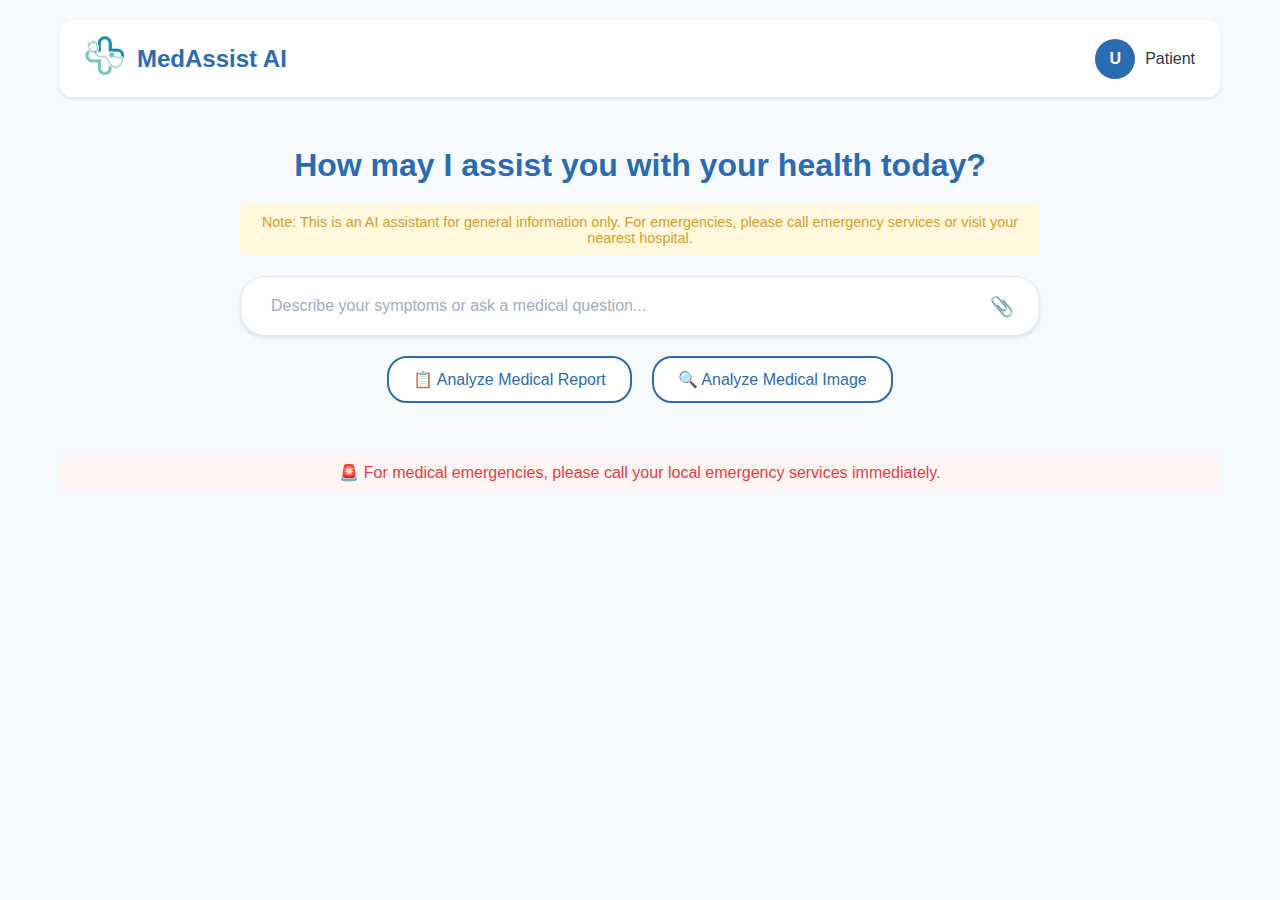
<file: index.html>
<!-- index.html -->
<!DOCTYPE html>
<html lang="en">

<head>
    <meta charset="UTF-8">
    <meta name="viewport" content="width=device-width, initial-scale=1.0">
    <title>Medical Assistant</title>
    <link rel="icon" href="fevicon.png" sizes="48x48" type="image/x-icon">

    <link rel="stylesheet" href="styles.css">
</head>

<body>
    <div class="container">
        <div class="header">
            <div class="logo-section">
                <div class="logo">
                    <img src="fevicon.png" alt="MedAssist Logo" class="logo-image">
                </div>
                <h1>MedAssist AI</h1>
            </div>
            <div class="user-info">
                <div class="user-avatar">U</div>
                <span class="username">Patient</span>
            </div>
        </div>

        <div class="main-content">
            <h2 class="welcome-message">How may I assist you with your health today?</h2>

            <div class="disclaimer">
                Note: This is an AI assistant for general information only.
                For emergencies, please call emergency services or visit your nearest hospital.
            </div>

            <div class="input-container">
                <input type="text" class="message-input"
                    placeholder="Describe your symptoms or ask a medical question...">
                <label for="imageUpload" class="action-button upload-btn">
                    📎
                    <input type="file" id="imageUpload" accept="image/*" style="display: none">
                </label>
            </div>

            <img id="imagePreview">

            <div class="actions">
                <button class="action-button" data-action="summarize" id = "ocrbut">
                    📋 Analyze Medical Report
                </button>
                <button class="action-button" data-action="analyze" id = "scanbut">
                    🔍 Analyze Medical Image
                </button>
            </div>

            <div class="chat-container"></div>
        </div>

        <div class="emergency-banner">
            🚨 For medical emergencies, please call your local emergency services immediately.
        </div>
    </div>
    <script src="script.js"></script>
    
</body>

</html>
</file>
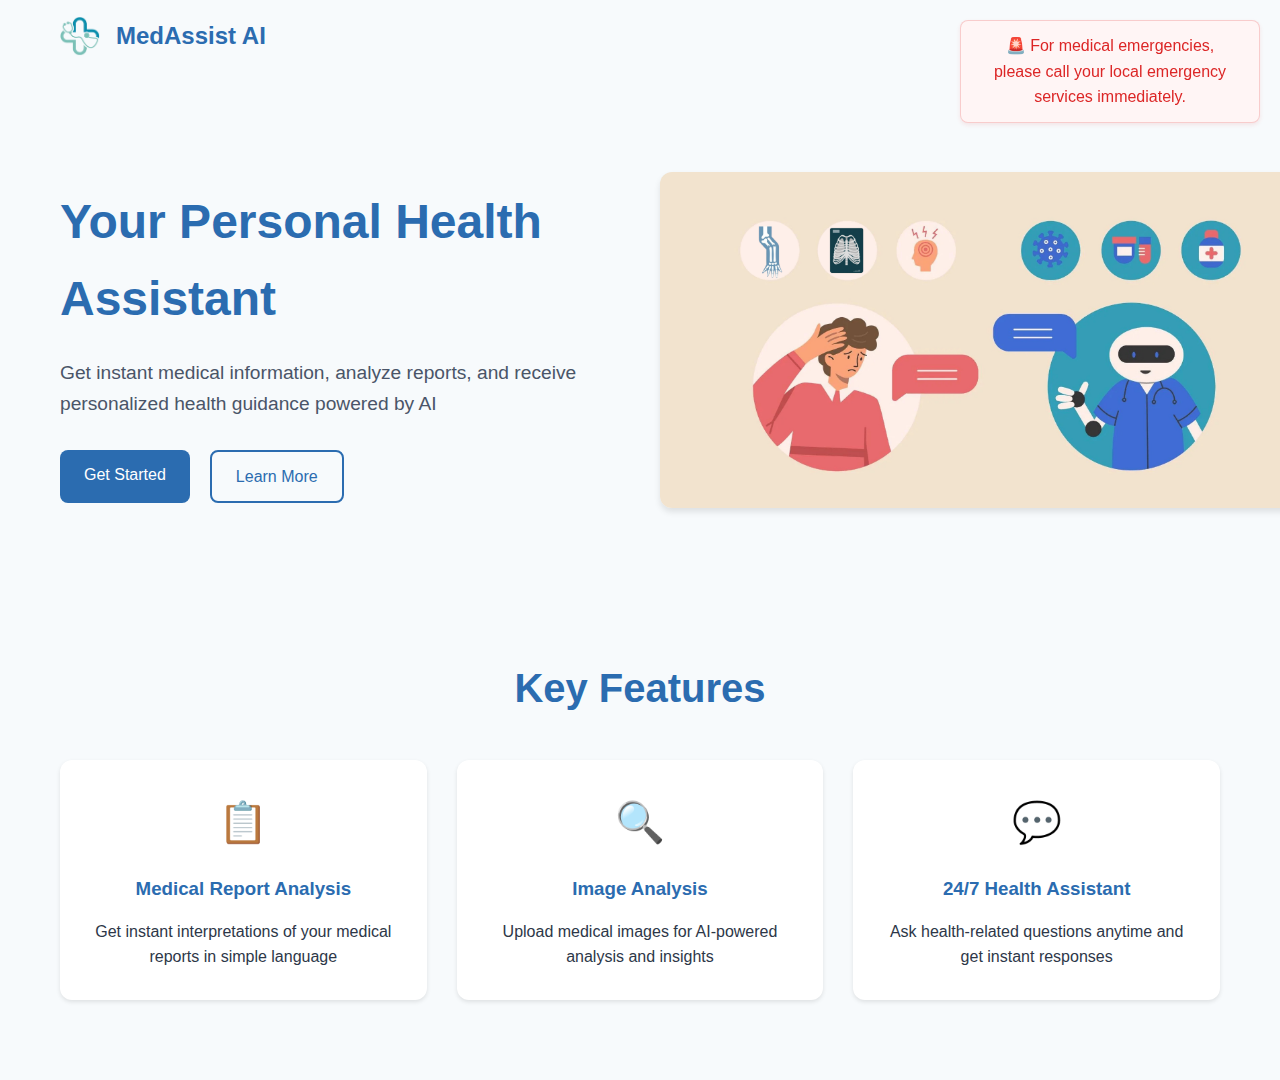
<file: landing page.html>
<!DOCTYPE html>
<html lang="en">
<head>
    <meta charset="UTF-8">
    <meta name="viewport" content="width=device-width, initial-scale=1.0">
    <title>MedAssist AI - Your Healthcare Assistant</title>
    <link rel="icon" href="fevicon.png" sizes="48x48" type="image/x-icon">
    <link rel="stylesheet" href="landing-styles.css">
</head>
<body>
    <div class="container">
        <!-- Added emergency banner -->
        <div class="emergency-banner">
            🚨 For medical emergencies, please call your local emergency services immediately.
        </div>

        <nav class="navbar">
            <div class="logo-section">
                <img src="fevicon.png" alt="MedAssist Logo" class="logo-image">
                <h1>MedAssist AI</h1>
            </div>
        </nav>

        <main class="hero-section">
            <div class="hero-content">
                <h1>Your Personal Health Assistant</h1>
                <p>Get instant medical information, analyze reports, and receive personalized health guidance powered by AI</p>
                <div class="cta-buttons">
                    <a href="login page.html" class="primary-btn">Get Started</a>
                    <a href="#features" class="secondary-btn">Learn More</a>
                </div>
            </div>
            <div class="hero-image">
                <img src="home page image.jpg" alt="Medical AI Assistant">
            </div>
        </main>

        <section id="features" class="features-section">
            <h2>Key Features</h2>
            <div class="features-grid">
                <div class="feature-card">
                    <div class="feature-icon">📋</div>
                    <h3>Medical Report Analysis</h3>
                    <p>Get instant interpretations of your medical reports in simple language</p>
                </div>
                <div class="feature-card">
                    <div class="feature-icon">🔍</div>
                    <h3>Image Analysis</h3>
                    <p>Upload medical images for AI-powered analysis and insights</p>
                </div>
                <div class="feature-card">
                    <div class="feature-icon">💬</div>
                    <h3>24/7 Health Assistant</h3>
                    <p>Ask health-related questions anytime and get instant responses</p>
                </div>
            </div>
        </section>
    </div>
</body>
</html>
</file>
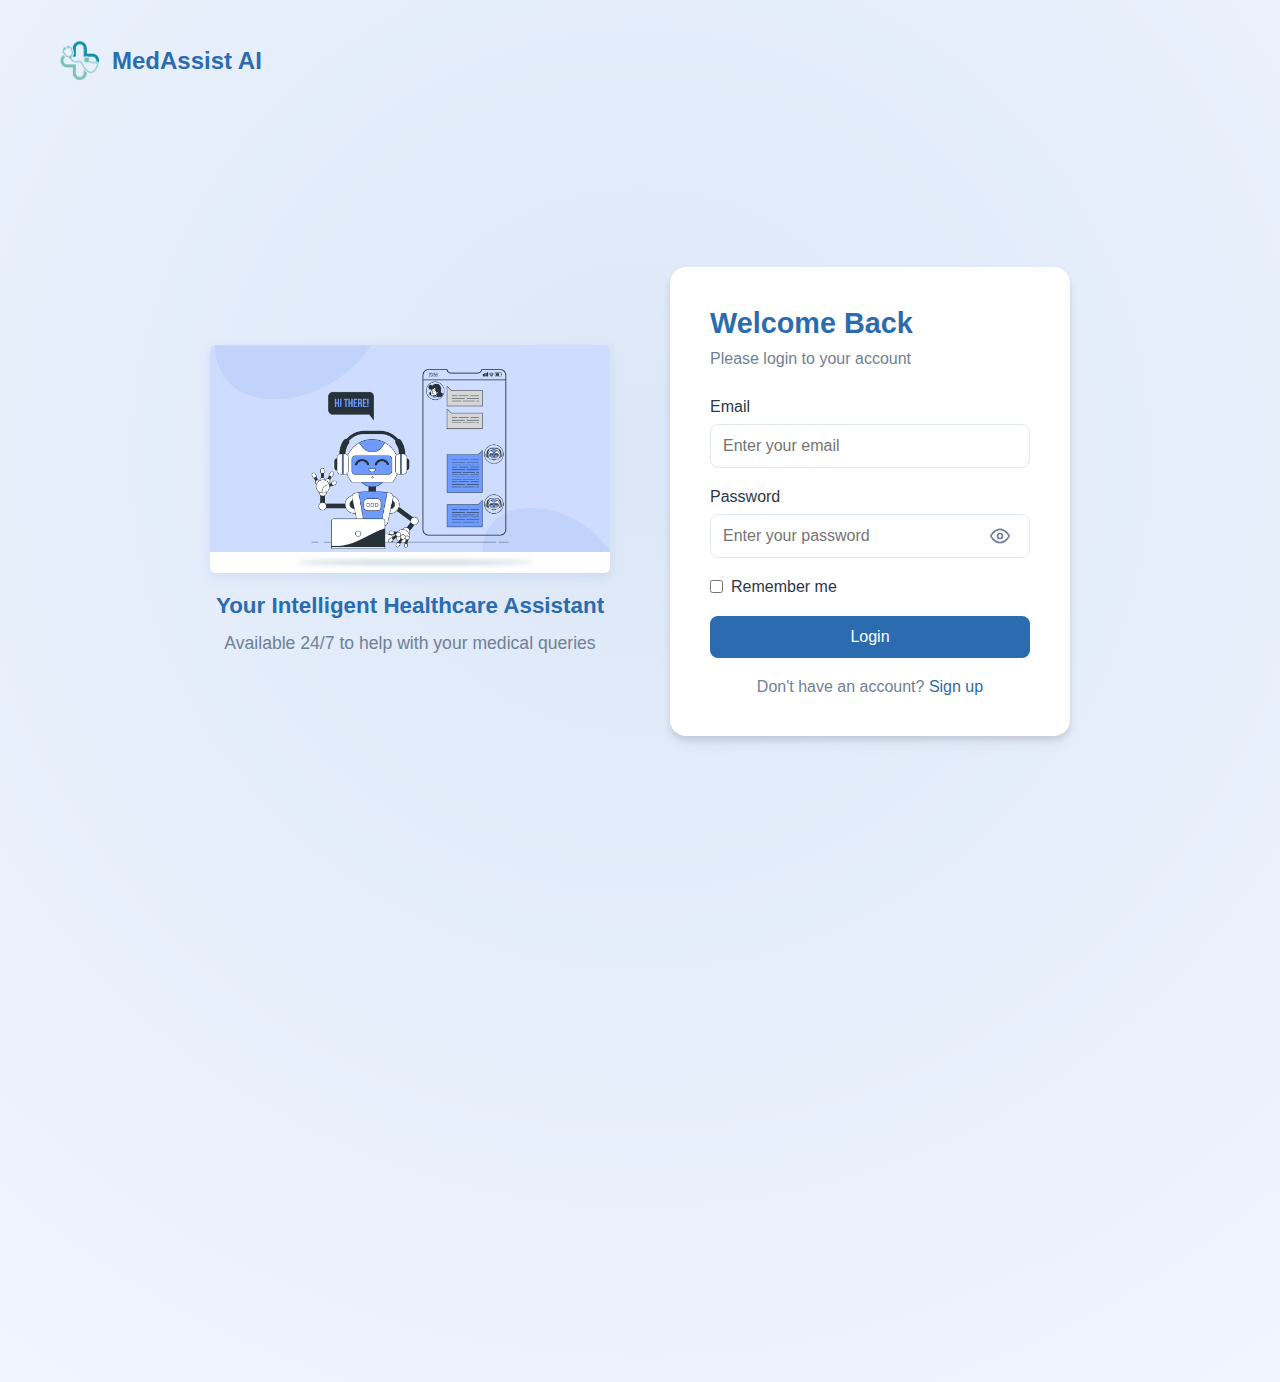
<file: login page.html>
<!DOCTYPE html>
<html lang="en">
<head>
    <meta charset="UTF-8">
    <meta name="viewport" content="width=device-width, initial-scale=1.0">
    <title>MedAssist AI - Login</title>
    <link rel="icon" href="fevicon.png" sizes="48x48" type="image/x-icon">
    <link rel="stylesheet" href="login-styles.css">
</head>
<body>
    <div class="container">
        <nav class="navbar">
            <div class="logo-section">
                <a href="index.html">
                    <img src="fevicon.png" alt="MedAssist Logo" class="logo-image">
                    <h1>MedAssist AI</h1>
                </a>
            </div>
        </nav>

        <main class="login-content">
            <div class="chatbot-section">
                <img src="login pic.png" alt="AI Assistant" class="chatbot-image">
                <p class="welcome-text">Your Intelligent Healthcare Assistant</p>
                <p class="feature-text">Available 24/7 to help with your medical queries</p>
            </div>

            <div class="login-card">
                <h2>Welcome Back</h2>
                <p class="subtitle">Please login to your account</p>
                
                <form class="login-form">
                    <div class="form-group">
                        <label for="email">Email</label>
                        <input type="email" id="email" name="email" placeholder="Enter your email" required>
                    </div>
                    
                    <div class="form-group">
                        <label for="password">Password</label>
                        <div class="password-container">
                            <input type="password" id="password" name="password" placeholder="Enter your password" required>
                            <button type="button" class="toggle-password" aria-label="Toggle password visibility">
                                <svg class="eye-icon" viewBox="0 0 24 24" fill="none" stroke="currentColor" stroke-width="2" stroke-linecap="round" stroke-linejoin="round">
                                    <path d="M1 12s4-8 11-8 11 8 11 8-4 8-11 8-11-8-11-8z"></path>
                                    <circle cx="12" cy="12" r="3"></circle>
                                </svg>
                            </button>
                        </div>
                    </div>
                    
                    <div class="form-options">
                        <label class="remember-me">
                            <input type="checkbox" id="remember" name="remember">
                            Remember me
                        </label>
                    </div>
                    
                    <button type="submit" class="login-button">Login</button>
                </form>
                
                <p class="signup-prompt">
                    Don't have an account? <a href="signup.html" class="signup-link">Sign up</a>
                </p>
            </div>
        </main>
    </div>
    <script src="login page.js"></script>
</body>
</html>
</file>
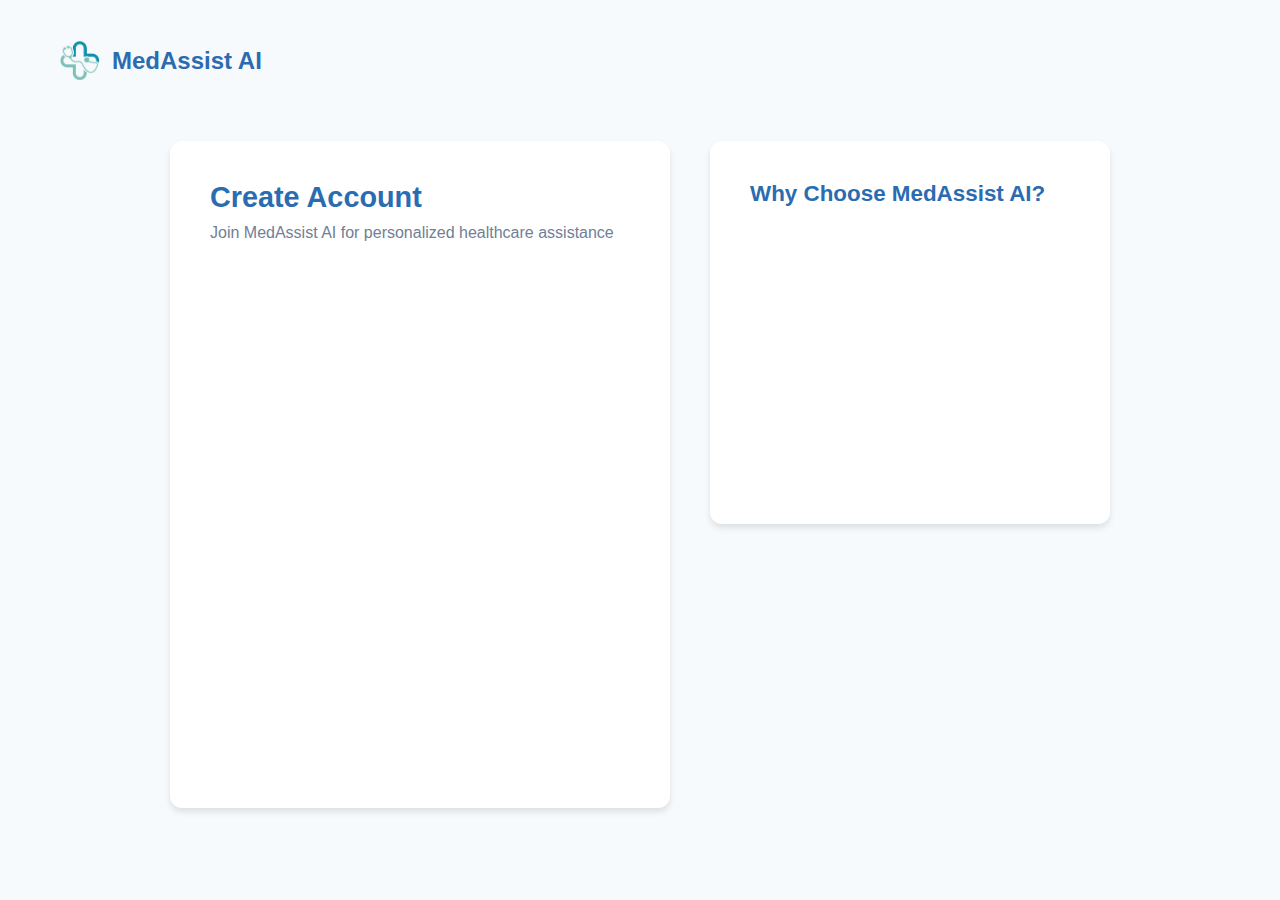
<file: signup.html>
<!DOCTYPE html>
<html lang="en">

<head>
    <meta charset="UTF-8">
    <meta name="viewport" content="width=device-width, initial-scale=1.0">
    <title>MedAssist AI - Sign Up</title>
    <link rel="icon" href="fevicon.png" sizes="48x48" type="image/x-icon">
    <link rel="stylesheet" href="signup-styles.css">
    <link rel="stylesheet" href="transitions.css">
</head>

<body>
    <div class="container fade-in">
        <nav class="navbar slide-down">
            <div class="logo-section">
                <a href="index.html">
                    <img src="fevicon.png" alt="MedAssist Logo" class="logo-image">
                    <h1>MedAssist AI</h1>
                </a>
            </div>
        </nav>

        <main class="signup-content">
            <div class="signup-card slide-in-left">
                <h2>Create Account</h2>
                <p class="subtitle">Join MedAssist AI for personalized healthcare assistance</p>

                <form class="signup-form" action="login page.html">
                    <div class="form-group fade-in-up" style="--delay: 0.2s">
                        <label for="Name">Name</label>
                        <input type="text" id="Name" placeholder="Enter your name" required>
                    </div>

                    <div class="form-group fade-in-up" style="--delay: 0.4s">
                        <label for="email">Email</label>
                        <input type="email" id="email" placeholder="Enter your email" required>
                    </div>

                    <div class="form-group fade-in-up" style="--delay: 0.6s">
                        <label for="password">Password</label>
                        <div class="password-field">
                            <input type="password" id="password" placeholder="Create a password" required>
                            <button type="button" class="password-toggle" onclick="togglePassword('password')">
                                <svg xmlns="http://www.w3.org/2000/svg" width="20" height="20" viewBox="0 0 24 24"
                                    fill="none" stroke="currentColor" stroke-width="2" stroke-linecap="round"
                                    stroke-linejoin="round">
                                    <path d="M1 12s4-8 11-8 11 8 11 8-4 8-11 8-11-8-11-8z"></path>
                                    <circle cx="12" cy="12" r="3"></circle>
                                </svg>
                            </button>
                        </div>
                        <p class="password-hint">Must be at least 8 characters long with numbers and symbols</p>
                    </div>

                    <div class="form-group fade-in-up" style="--delay: 0.8s">
                        <label for="confirmPassword">Confirm Password</label>
                        <div class="password-field">
                            <input type="password" id="confirmPassword" placeholder="Confirm your password" required>
                            <button type="button" class="password-toggle" onclick="togglePassword('confirmPassword')">
                                <svg xmlns="http://www.w3.org/2000/svg" width="20" height="20" viewBox="0 0 24 24"
                                    fill="none" stroke="currentColor" stroke-width="2" stroke-linecap="round"
                                    stroke-linejoin="round">
                                    <path d="M1 12s4-8 11-8 11 8 11 8-4 8-11 8-11-8-11-8z"></path>
                                    <circle cx="12" cy="12" r="3"></circle>
                                </svg>
                            </button>
                        </div>
                    </div>

                    <div class="form-options fade-in-up" style="--delay: 1s">
                        <label class="terms-checkbox">
                            <input type="checkbox" id="terms" required>
                            I agree to the <a href="terms.html" class="terms-link">Terms of Service
                            </a>
                        </label>
                    </div>

                    <button type="submit" class="signup-button fade-in-up" style="--delay: 1.2s">Create Account</button>
                </form>

                <p class="login-prompt fade-in-up" style="--delay: 1.4s">
                    Already have an account? <a href="login page.html" class="login-link">Login</a>
                </p>
            </div>

            <div class="features-sidebar slide-in-right">
                <h3>Why Choose MedAssist AI?</h3>
                <ul class="features-list">
                    <li class="fade-in-up" style="--delay: 0.4s">
                        <span class="feature-icon">🔒</span>
                        <div class="feature-text">
                            <h4>Secure & Private</h4>
                            <p>Your health data is encrypted and protected</p>
                        </div>
                    </li>
                    <li class="fade-in-up" style="--delay: 0.6s">
                        <span class="feature-icon">🤖</span>
                        <div class="feature-text">
                            <h4>AI-Powered Assistance</h4>
                            <p>24/7 access to medical information</p>
                        </div>
                    </li>
                    <li class="fade-in-up" style="--delay: 0.8s">
                        <span class="feature-icon">📊</span>
                        <div class="feature-text">
                            <h4>Smart Analysis</h4>
                            <p>Understand your medical reports easily</p>
                        </div>
                    </li>
                </ul>
            </div>
        </main>
    </div>

    <script>
        function togglePassword(inputId) {
            const input = document.getElementById(inputId);
            const button = input.nextElementSibling;
            const type = input.getAttribute('type') === 'password' ? 'text' : 'password';
            input.setAttribute('type', type);

            const svg = button.querySelector('svg');
            if (type === 'password') {
                svg.innerHTML = '<path d="M1 12s4-8 11-8 11 8 11 8-4 8-11 8-11-8-11-8z"></path><circle cx="12" cy="12" r="3"></circle>';
            } else {
                svg.innerHTML = '<path d="M17.94 17.94A10.07 10.07 0 0 1 12 20c-7 0-11-8-11-8a18.45 18.45 0 0 1 5.06-5.94M9.9 4.24A9.12 9.12 0 0 1 12 4c7 0 11 8 11 8a18.5 18.5 0 0 1-2.16 3.19m-6.72-1.07a3 3 0 1 1-4.24-4.24"></path><line x1="1" y1="1" x2="23" y2="23"></line>';
            }
        }
    </script>
</body>

</html>
</file>
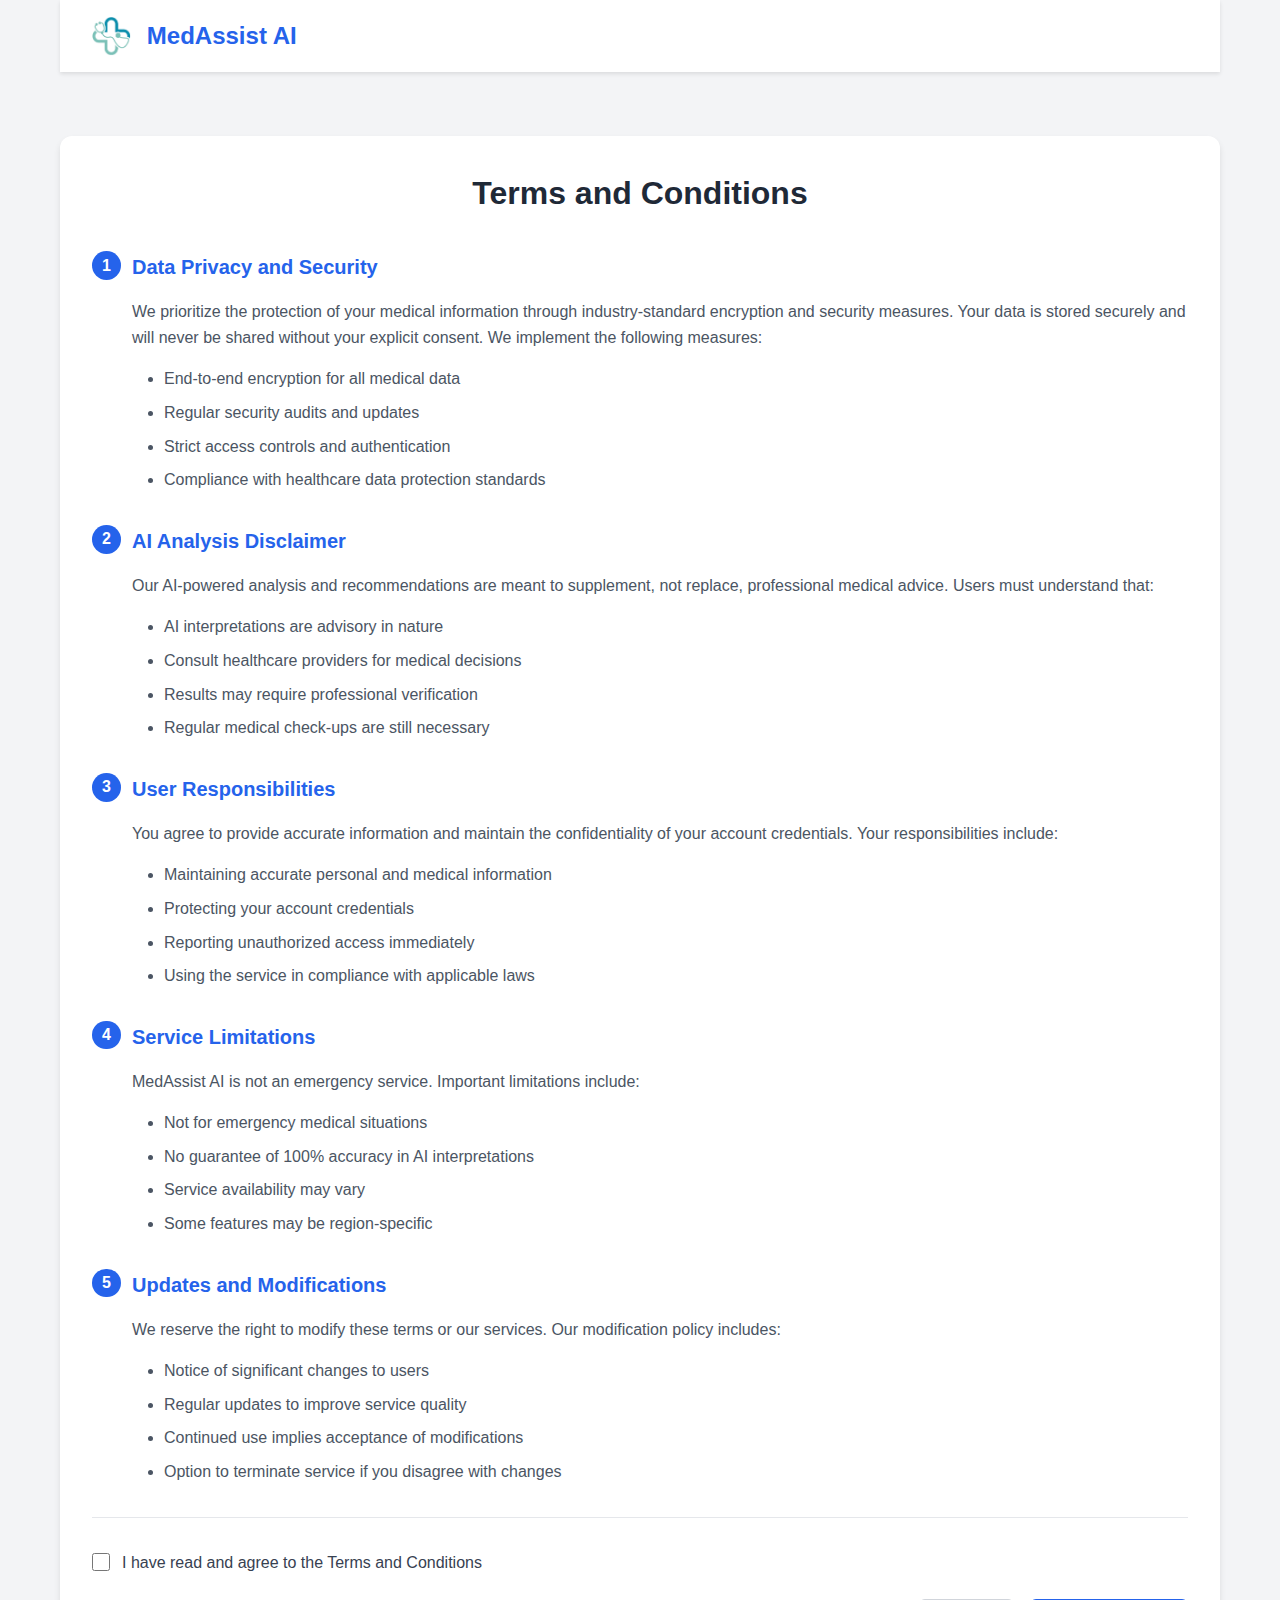
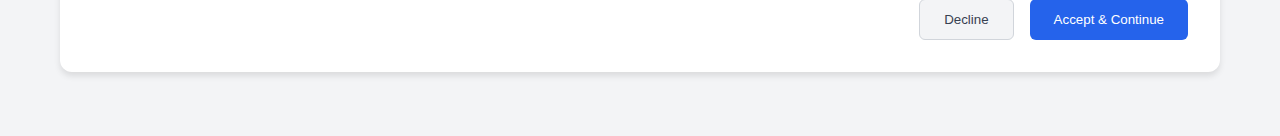
<file: terms.html>
<!DOCTYPE html>
<html lang="en">

<head>
    <meta charset="UTF-8">
    <meta name="viewport" content="width=device-width, initial-scale=1.0">
    <title>Terms and Conditions - MedAssist AI</title>
    <link rel="icon" href="fevicon.png" sizes="48x48" type="image/x-icon">
    <link rel="stylesheet" href="terms-styles.css">
</head>

<body>
    <div class="container">
        <nav class="navbar">
            <div class="logo-section">
                <a href="index.html">
                    <img src="fevicon.png" alt="MedAssist Logo" class="logo-image">
                    <h1>MedAssist AI</h1>
                </a>
            </div>
        </nav>

        <main class="terms-content">
            <div class="terms-card">
                <h2>Terms and Conditions</h2>
                <div class="terms-section">
                    <ol class="terms-list">
                        <li>
                            <h3>Data Privacy and Security</h3>
                            <p>We prioritize the protection of your medical information through industry-standard
                                encryption and security measures. Your data is stored securely and will never be shared
                                without your explicit consent. We implement the following measures:</p>
                            <ul>
                                <li>End-to-end encryption for all medical data</li>
                                <li>Regular security audits and updates</li>
                                <li>Strict access controls and authentication</li>
                                <li>Compliance with healthcare data protection standards</li>
                            </ul>
                        </li>

                        <li>
                            <h3>AI Analysis Disclaimer</h3>
                            <p>Our AI-powered analysis and recommendations are meant to supplement, not replace,
                                professional medical advice. Users must understand that:</p>
                            <ul>
                                <li>AI interpretations are advisory in nature</li>
                                <li>Consult healthcare providers for medical decisions</li>
                                <li>Results may require professional verification</li>
                                <li>Regular medical check-ups are still necessary</li>
                            </ul>
                        </li>

                        <li>
                            <h3>User Responsibilities</h3>
                            <p>You agree to provide accurate information and maintain the confidentiality of your
                                account credentials. Your responsibilities include:</p>
                            <ul>
                                <li>Maintaining accurate personal and medical information</li>
                                <li>Protecting your account credentials</li>
                                <li>Reporting unauthorized access immediately</li>
                                <li>Using the service in compliance with applicable laws</li>
                            </ul>
                        </li>

                        <li>
                            <h3>Service Limitations</h3>
                            <p>MedAssist AI is not an emergency service. Important limitations include:</p>
                            <ul>
                                <li>Not for emergency medical situations</li>
                                <li>No guarantee of 100% accuracy in AI interpretations</li>
                                <li>Service availability may vary</li>
                                <li>Some features may be region-specific</li>
                            </ul>
                        </li>

                        <li>
                            <h3>Updates and Modifications</h3>
                            <p>We reserve the right to modify these terms or our services. Our modification policy
                                includes:</p>
                            <ul>
                                <li>Notice of significant changes to users</li>
                                <li>Regular updates to improve service quality</li>
                                <li>Continued use implies acceptance of modifications</li>
                                <li>Option to terminate service if you disagree with changes</li>
                            </ul>
                        </li>
                    </ol>
                </div>

                <div class="terms-acceptance">
                    <label class="checkbox-container">
                        <input type="checkbox" id="acceptTerms">
                        <span class="checkmark"></span>
                        I have read and agree to the Terms and Conditions
                    </label>
                    <div class="button-group">
                        <button class="decline-button" onclick="declineTerms()">Decline</button>
                        <button class="accept-button" onclick="acceptTerms()">Accept & Continue</button>
                    </div>
                </div>
            </div>
        </main>
    </div>
    <script src="terms-script.js"></script>
</body>

</html>
</file>
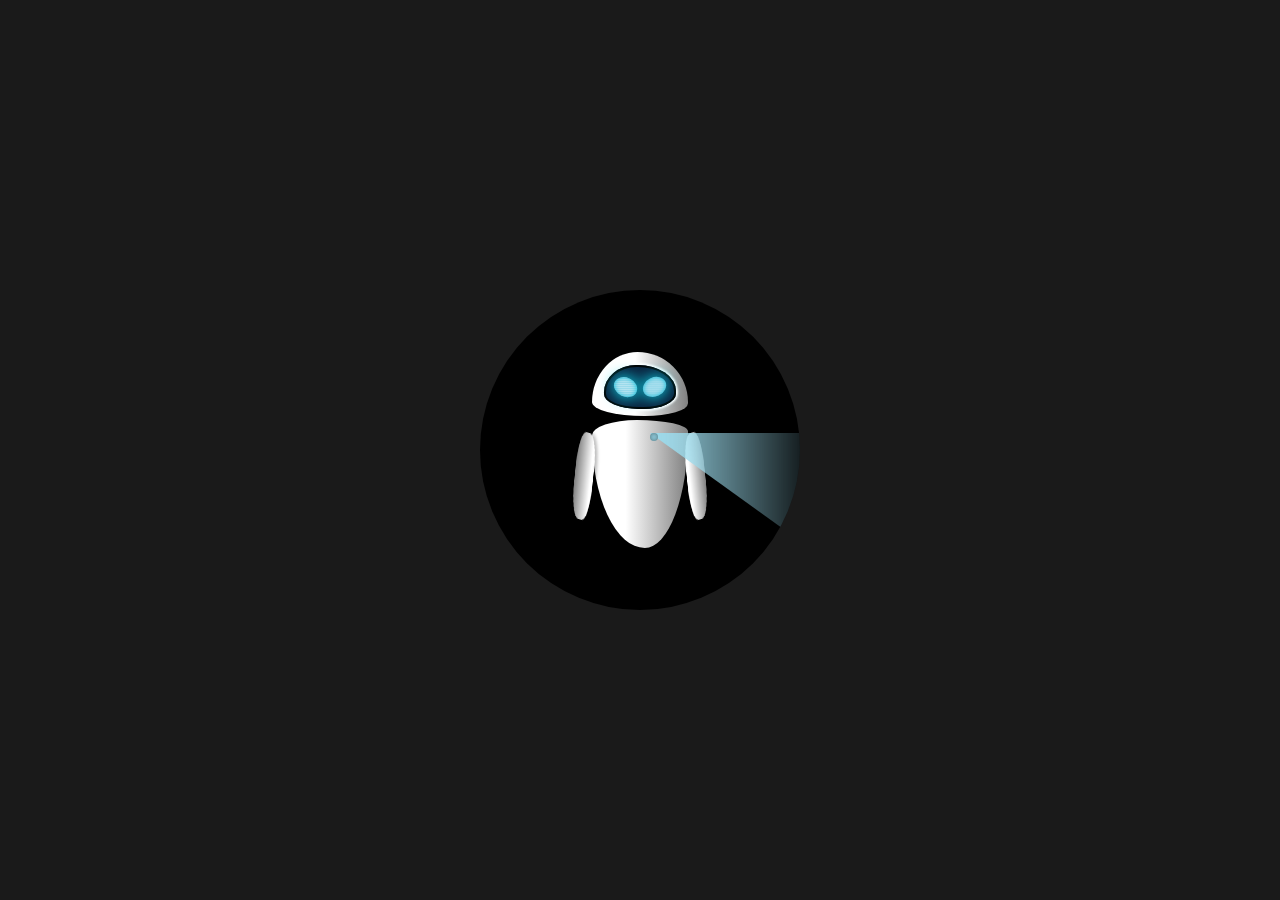
<file: thinking.html>
<!DOCTYPE html>
<html lang="en">
<head>
    <meta charset="UTF-8">
    <meta name="viewport" content="width=device-width, initial-scale=1.0">
    <title>EVA Robot Loader</title>
    <style>
        body {
            margin: 0;
            min-height: 100vh;
            display: flex;
            justify-content: center;
            align-items: center;
            background: #1a1a1a;
        }

        .loader {
            display: flex;
            justify-content: center;
            align-items: center;
        }

        .modelViewPort {
            perspective: 1000px;
            width: 20rem;
            aspect-ratio: 1;
            border-radius: 50%;
            display: flex;
            justify-content: center;
            align-items: center;
            background: #000;
            overflow: hidden;
        }

        .eva {
            --EVA-ROTATION-DURATION: 4s;
            transform-style: preserve-3d;
            animation: rotateRight var(--EVA-ROTATION-DURATION) linear infinite alternate;
        }

        .head {
            position: relative;
            width: 6rem;
            height: 4rem;
            border-radius: 48% 53% 45% 55% / 79% 79% 20% 22%;
            background: linear-gradient(to right, white 45%, gray);
        }

        .eyeChamber {
            width: 4.5rem;
            height: 2.75rem;
            position: relative;
            left: 50%;
            top: 55%;
            border-radius: 45% 53% 45% 48% / 62% 59% 35% 34%;
            background-color: #0c203c;
            box-shadow: 0px 0px 2px 2px white, inset 0px 0px 0px 2px black;
            transform: translate(-50%, -50%);
            animation: moveRight var(--EVA-ROTATION-DURATION) linear infinite alternate;
        }

        .eye {
            width: 1.2rem;
            height: 1.5rem;
            position: absolute;
            border-radius: 50%;
        }

        .eye:first-child {
            left: 12px;
            top: 50%;
            background: repeating-linear-gradient(65deg, #9bdaeb 0px, #9bdaeb 1px, white 2px);
            box-shadow: inset 0px 0px 5px #04b8d5, 0px 0px 15px 1px #0bdaeb;
            transform: translate(0, -50%) rotate(-65deg);
        }

        .eye:nth-child(2) {
            right: 12px;
            top: 50%;
            background: repeating-linear-gradient(-65deg, #9bdaeb 0px, #9bdaeb 1px, white 2px);
            box-shadow: inset 0px 0px 5px #04b8d5, 0px 0px 15px 1px #0bdaeb;
            transform: translate(0, -50%) rotate(65deg);
        }

        .body {
            width: 6rem;
            height: 8rem;
            position: relative;
            margin-block-start: 0.25rem;
            border-radius: 47% 53% 45% 55% / 12% 9% 90% 88%;
            background: linear-gradient(to right, white 35%, gray);
        }

        .hand {
            position: absolute;
            left: -1.5rem;
            top: 0.75rem;
            width: 2rem;
            height: 5.5rem;
            border-radius: 40%;
            background: linear-gradient(to left, white 15%, gray);
            box-shadow: 5px 0px 5px rgba(0, 0, 0, 0.25);
            transform: rotateY(55deg) rotateZ(10deg);
        }

        .hand:first-child {
            animation: compensateRotation var(--EVA-ROTATION-DURATION) linear infinite alternate;
        }

        .hand:nth-child(2) {
            left: 92%;
            background: linear-gradient(to right, white 15%, gray);
            transform: rotateY(55deg) rotateZ(-10deg);
            animation: compensateRotationRight var(--EVA-ROTATION-DURATION) linear infinite alternate;
        }

        .scannerThing {
            width: 0;
            height: 0;
            position: absolute;
            left: 60%;
            top: 10%;
            border-top: 180px solid #9bdaeb;
            border-left: 250px solid transparent;
            border-right: 250px solid transparent;
            transform-origin: top left;
            mask: linear-gradient(to right, white, transparent 35%);
            animation: glow 2s cubic-bezier(0.86, 0, 0.07, 1) infinite;
        }

        .scannerOrigin {
            position: absolute;
            width: 8px;
            aspect-ratio: 1;
            border-radius: 50%;
            left: 60%;
            top: 10%;
            background: #9bdaeb;
            box-shadow: inset 0px 0px 5px rgba(0, 0, 0, 0.5);
            animation: moveRight var(--EVA-ROTATION-DURATION) linear infinite;
        }

        @keyframes rotateRight {
            from {
                transform: rotateY(0deg);
            }
            to {
                transform: rotateY(25deg);
            }
        }

        @keyframes moveRight {
            from {
                transform: translate(-50%, -50%);
            }
            to {
                transform: translate(-40%, -50%);
            }
        }

        @keyframes compensateRotation {
            from {
                transform: rotateY(55deg) rotateZ(10deg);
            }
            to {
                transform: rotatey(30deg) rotateZ(10deg);
            }
        }

        @keyframes compensateRotationRight {
            from {
                transform: rotateY(55deg) rotateZ(-10deg);
            }
            to {
                transform: rotateY(70deg) rotateZ(-10deg);
            }
        }

        @keyframes glow {
            from {
                opacity: 0;
            }
            20% {
                opacity: 1;
            }
            45% {
                transform: rotate(-25deg);
            }
            75% {
                transform: rotate(5deg);
            }
            100% {
                opacity: 0;
            }
        }
    </style>
</head>
<body>
    <div class="loader">
        <div class="modelViewPort">
            <div class="eva">
                <div class="head">
                    <div class="eyeChamber">
                        <div class="eye"></div>
                        <div class="eye"></div>
                    </div>
                </div>
                <div class="body">
                    <div class="hand"></div>
                    <div class="hand"></div>
                    <div class="scannerThing"></div>
                    <div class="scannerOrigin"></div>
                </div>
            </div>
        </div>
    </div>
</body>
</html>
</file>
<file: styles.css>
/* styles.css */
:root {
    --primary-color: #2b6cb0;
    --primary-dark: #1e4e8c;
    --secondary-color: #e2e8f0;
    --background-color: #f7fafc;
    --text-color: #2d3748;
    --error-color: #e53e3e;
    --success-color: #38a169;
    --warning-color: #d69e2e;
}

* {
    margin: 0;
    padding: 0;
    box-sizing: border-box;
    font-family: -apple-system, BlinkMacSystemFont, 'Segoe UI', Roboto, Oxygen, Ubuntu, Cantarell, sans-serif;
}

body {
    background-color: var(--background-color);
    color: var(--text-color);
    min-height: 100vh;
}

.container {
    max-width: 1200px;
    margin: 0 auto;
    padding: 20px;
}

.header {
    display: flex;
    justify-content: space-between;
    align-items: center;
    padding: 15px 25px;
    background-color: white;
    border-radius: 12px;
    margin-bottom: 20px;
    box-shadow: 0 2px 4px rgba(0, 0, 0, 0.1);
}

.logo-section {
    display: flex;
    align-items: center;
    gap: 12px;
}
.logo img {
    width: 40px;  
    height: auto;
}

.logo {
    font-size: 24px;
}

.logo-section h1 {
    color: var(--primary-color);
    font-size: 1.5rem;
}

.user-info {
    display: flex;
    align-items: center;
    gap: 10px;
}

.user-avatar {
    width: 40px;
    height: 40px;
    background-color: var(--primary-color);
    border-radius: 50%;
    display: flex;
    align-items: center;
    justify-content: center;
    color: white;
    font-weight: bold;
}

.main-content {
    text-align: center;
    padding: 30px 0;
}

.welcome-message {
    font-size: 2rem;
    margin-bottom: 20px;
    color: var(--primary-color);
}

.disclaimer {
    color: var(--warning-color);
    background-color: #fff8dc;
    padding: 10px;
    border-radius: 8px;
    margin: 20px auto;
    max-width: 800px;
    font-size: 0.9rem;
}

.input-container {
    background-color: white;
    border-radius: 25px;
    padding: 10px 20px;
    display: flex;
    align-items: center;
    max-width: 800px;
    margin: 0 auto;
    box-shadow: 0 2px 4px rgba(0, 0, 0, 0.1);
    border: 1px solid var(--secondary-color);
}

.message-input {
    flex-grow: 1;
    background: none;
    border: none;
    color: var(--text-color);
    padding: 10px;
    font-size: 1rem;
    outline: none;
}

.message-input::placeholder {
    color: #a0aec0;
}

.actions {
    display: flex;
    gap: 20px;
    justify-content: center;
    margin-top: 20px;
}

.action-button {
    background-color: white;
    color: var(--primary-color);
    border: 2px solid var(--primary-color);
    padding: 12px 24px;
    border-radius: 20px;
    cursor: pointer;
    display: flex;
    align-items: center;
    gap: 8px;
    transition: all 0.3s ease;
    font-size: 1rem;
    font-weight: 500;
}

.action-button:hover {
    background-color: var(--primary-color);
    color: white;
}

.action-button.active {
    background-color: var(--primary-color);
    color: white;
}

.upload-btn {
    background: none;
    border: none;
    color: var(--primary-color);
    padding: 5px;
    font-size: 1.2rem;
}

.upload-btn:hover {
    color: var(--primary-dark);
}

#imagePreview {
    max-width: 300px;
    margin: 20px auto;
    display: none;
    border-radius: 10px;
    box-shadow: 0 2px 4px rgba(0, 0, 0, 0.1);
}

.chat-container {
    max-height: 500px;
    overflow-y: auto;
    margin: 20px auto;
    padding: 20px;
    background-color: white;
    border-radius: 12px;
    display: none;
    max-width: 800px;
    text-align: left;
    box-shadow: 0 2px 4px rgba(0, 0, 0, 0.1);
}

.message {
    margin: 10px 0;
    padding: 12px;
    border-radius: 12px;
    max-width: 80%;
    word-wrap: break-word;
}

.user-message {
    background-color: var(--primary-color);
    color: white;
    margin-left: auto;
}

.system-message {
    background-color: var(--secondary-color);
    margin-right: auto;
}

.emergency-banner {
    background-color: #fff5f5;
    color: var(--error-color);
    padding: 10px;
    text-align: center;
    border-radius: 8px;
    margin-top: 20px;
    font-weight: 500;
}

@media (max-width: 768px) {
    .container {
        padding: 10px;
    }

    .welcome-message {
        font-size: 1.5rem;
    }

    .actions {
        flex-direction: column;
        align-items: center;
        gap: 10px;
    }

    .action-button {
        width: 90%;
    }

    .logo-section h1 {
        font-size: 1.2rem;
    }
}

    .message-attachment {
        margin-top: 8px;
    }
    
    .attachment-box {
        display: inline-flex;
        align-items: center;
        padding: 8px 12px;
        background-color: #f8f9fa;
        border: 1px solid #dee2e6;
        border-radius: 4px;
        box-shadow: 0 1px 3px rgba(0,0,0,0.1);
        cursor: pointer;
        transition: all 0.2s ease;
        max-width: 300px;
        overflow: hidden;
    }
    
    .attachment-box:hover {
        background-color: #e9ecef;
        box-shadow: 0 2px 4px rgba(0,0,0,0.15);
    }
    
    .file-icon {
        margin-right: 8px;
        font-size: 16px;
    }
    
    .filename {
        font-size: 14px;
        color: #495057;
        text-overflow: ellipsis;
        overflow: hidden;
        white-space: nowrap;
    }
</file>
<file: landing-styles.css>
/* landing-styles.css */
:root {
    --primary-color: #2b6cb0;
    --primary-dark: #1e4e8c;
    --secondary-color: #e2e8f0;
    --background-color: #f7fafc;
    --text-color: #2d3748;
    --error-color: #e53e3e;
    --success-color: #38a169;
    --warning-color: #d69e2e;
}

* {
    margin: 0;
    padding: 0;
    box-sizing: border-box;
    font-family: -apple-system, BlinkMacSystemFont, 'Segoe UI', Roboto, Oxygen, Ubuntu, Cantarell, sans-serif;
}

body {
    background-color: var(--background-color);
    color: var(--text-color);
    line-height: 1.6;
}

.container {
    max-width: 1200px;
    margin: 0 auto;
    padding: 0 20px;
}

.navbar {
    display: flex;
    justify-content: space-between;
    align-items: center;
    padding: 20px 0;
    margin-bottom: 40px;
}

.logo-section {
    display: flex;
    align-items: center;
    gap: 12px;
}

.logo-image {
    width: 40px;
    height: auto;
}

.logo-section h1 {
    color: var(--primary-color);
    font-size: 1.5rem;
}

.nav-buttons {
    display: flex;
    gap: 20px;
}

.login-btn, .signup-btn {
    padding: 10px 20px;
    border-radius: 8px;
    text-decoration: none;
    font-weight: 500;
    transition: all 0.3s ease;
}

.login-btn {
    color: var(--primary-color);
    border: 2px solid var(--primary-color);
}

.signup-btn {
    background-color: var(--primary-color);
    color: white;
    border: 2px solid var(--primary-color);
}

.login-btn:hover, .signup-btn:hover {
    background-color: var(--primary-dark);
    border-color: var(--primary-dark);
    color: white;
}

.hero-section {
    display: flex;
    align-items: center;
    gap: 40px;
    padding: 60px 0;
}

.hero-content {
    flex: 1;
}

.hero-content h1 {
    font-size: 3rem;
    color: var(--primary-color);
    margin-bottom: 20px;
}

.hero-content p {
    font-size: 1.2rem;
    margin-bottom: 30px;
    color: #4a5568;
}

.hero-image {
    flex: 1;
}

.hero-image img {
    width: 120%;
    height: 120%;
    border-radius: 12px;
    box-shadow: 0 4px 6px rgba(0, 0, 0, 0.1);
}

.cta-buttons {
    display: flex;
    gap: 20px;
}

.primary-btn, .secondary-btn {
    padding: 12px 24px;
    border-radius: 8px;
    text-decoration: none;
    font-weight: 500;
    transition: all 0.3s ease;
}

.primary-btn {
    background-color: var(--primary-color);
    color: white;
}

.secondary-btn {
    border: 2px solid var(--primary-color);
    color: var(--primary-color);
}

.primary-btn:hover, .secondary-btn:hover {
    background-color: var(--primary-dark);
    border-color: var(--primary-dark);
    color: white;
}

.features-section {
    padding: 80px 0;
    text-align: center;
}

.features-section h2 {
    font-size: 2.5rem;
    color: var(--primary-color);
    margin-bottom: 40px;
}

.features-grid {
    display: grid;
    grid-template-columns: repeat(auto-fit, minmax(280px, 1fr));
    gap: 30px;
    margin-top: 40px;
}

.feature-card {
    background-color: white;
    padding: 30px;
    border-radius: 12px;
    box-shadow: 0 2px 4px rgba(0, 0, 0, 0.1);
    transition: transform 0.3s ease;
}

.feature-card:hover {
    transform: translateY(-5px);
}

.feature-icon {
    font-size: 2.5rem;
    margin-bottom: 20px;
}

.feature-card h3 {
    color: var(--primary-color);
    margin-bottom: 15px;
}

@media (max-width: 768px) {
    .hero-section {
        flex-direction: column;
        text-align: center;
        padding: 40px 0;
    }

    .hero-content h1 {
        font-size: 2.5rem;
    }

    .cta-buttons {
        justify-content: center;
    }

    .features-grid {
        grid-template-columns: 1fr;
    }
}
:root {
    --error-color: #dc2626;
}

/* Container positioning */
.container {
    position: relative;
    max-width: 1200px;
    margin: 0 auto;
    padding: 0 20px;
}

/* Emergency Banner Styles */
.emergency-banner {
    position: fixed;
    top: 20px;
    right: 20px;
    background-color: #fff5f5;
    color: var(--error-color);
    padding: 12px 20px;
    text-align: center;
    border-radius: 8px;
    font-weight: 500;
    box-shadow: 0 2px 4px rgba(220, 38, 38, 0.1);
    z-index: 1000;
    max-width: 300px;
    animation: slideIn 0.5s ease-out;
    border: 1px solid rgba(220, 38, 38, 0.2);
}

@keyframes slideIn {
    from {
        transform: translateX(100%);
        opacity: 0;
    }
    to {
        transform: translateX(0);
        opacity: 1;
    }
}

/* Rest of your existing CSS */
.navbar {
    padding: 1rem 0;
}

.logo-section {
    display: flex;
    align-items: center;
    gap: 1rem;
}

.logo-image {
    width: 40px;
    height: 40px;
}

/* Responsive design for emergency banner */
@media (max-width: 768px) {
    .emergency-banner {
        top: 10px;
        right: 10px;
        left: 10px;
        max-width: none;
    }
}

/* Add your other existing CSS styles here */
</file>
<file: login-styles.css>
/* login-styles.css */
:root {
    --primary-color: #2b6cb0;
    --primary-dark: #1e4e8c;
    --secondary-color: #e2e8f0;
    --background-color: #f0f5ff;
    --text-color: #2d3748;
    --icon-color: #718096;
}

/* Reset styles */
* {
    margin: 0;
    padding: 0;
    box-sizing: border-box;
    font-family: -apple-system, BlinkMacSystemFont, 'Segoe UI', Roboto, Oxygen, Ubuntu, Cantarell, sans-serif;
}

body {
    background-color: var(--background-color);
    color: var(--text-color);
    min-height: 100vh;
    position: relative;
    overflow-x: hidden;
}

/* Background decoration */
body::before {
    content: '';
    position: absolute;
    top: -50%;
    left: -50%;
    width: 200%;
    height: 200%;
    background: radial-gradient(circle, rgba(43,108,176,0.1) 0%, rgba(247,250,252,0) 70%);
    z-index: -1;
    animation: pulse 8s ease-in-out infinite;
}

@keyframes pulse {
    0%, 100% { transform: scale(1); }
    50% { transform: scale(1.05); }
}

/* Container and layout */
.container {
    max-width: 1200px;
    margin: 0 auto;
    padding: 20px;
}

/* Navigation styles */
.navbar {
    display: flex;
    justify-content: space-between;
    align-items: center;
    padding: 20px 0;
}

.logo-section {
    display: flex;
    align-items: center;
}

.logo-section a {
    display: flex;
    align-items: center;
    gap: 12px;
    text-decoration: none;
}

.logo-image {
    width: 40px;
    height: auto;
}

.logo-section h1 {
    color: var(--primary-color);
    font-size: 1.5rem;
    font-weight: 600;
}

/* Login content styles */
.login-content {
    display: flex;
    justify-content: center;
    align-items: center;
    min-height: calc(100vh - 100px);
    gap: 60px;
    padding: 20px;
}

/* Chatbot section styles */
.chatbot-section {
    display: flex;
    flex-direction: column;
    align-items: center;
    max-width: 400px;
    animation: fadeInLeft 1s ease-out;
}

.chatbot-image {
    width: 100%;
    max-width: 400px;
    height: auto;
    margin-bottom: 20px;
    filter: drop-shadow(0 4px 6px rgba(43, 108, 176, 0.1));
}

.welcome-text {
    color: var(--primary-color);
    font-size: 1.4rem;
    font-weight: 600;
    text-align: center;
    margin-bottom: 10px;
}

.feature-text {
    color: var(--icon-color);
    text-align: center;
    font-size: 1.1rem;
    line-height: 1.6;
}

/* Login card styles */
.login-card {
    background-color: white;
    padding: 40px;
    border-radius: 16px;
    box-shadow: 0 4px 6px rgba(0, 0, 0, 0.1),
                0 10px 15px -3px rgba(0, 0, 0, 0.05);
    width: 100%;
    max-width: 400px;
    animation: fadeInRight 1s ease-out;
}

.login-card h2 {
    color: var(--primary-color);
    font-size: 1.8rem;
    margin-bottom: 10px;
}

.subtitle {
    color: #718096;
    margin-bottom: 30px;
}

/* Form styles */
.form-group {
    margin-bottom: 20px;
}

.form-group label {
    display: block;
    margin-bottom: 8px;
    color: var(--text-color);
    font-weight: 500;
}

.form-group input {
    width: 100%;
    padding: 12px;
    border: 1px solid var(--secondary-color);
    border-radius: 8px;
    font-size: 1rem;
    transition: all 0.3s ease;
}

.form-group input:focus {
    outline: none;
    border-color: var(--primary-color);
    box-shadow: 0 0 0 3px rgba(43, 108, 176, 0.1);
}

/* Password toggle styles */
.password-container {
    position: relative;
    width: 100%;
}

.password-container input {
    padding-right: 40px;
}

.toggle-password {
    position: absolute;
    right: 12px;
    top: 50%;
    transform: translateY(-50%);
    border: none;
    background: none;
    cursor: pointer;
    padding: 8px;
    color: var(--icon-color);
    display: flex;
    align-items: center;
    justify-content: center;
    transition: color 0.3s ease;
}

.toggle-password:hover {
    color: var(--primary-color);
}

.toggle-password:focus {
    outline: none;
    color: var(--primary-color);
}

.eye-icon {
    width: 20px;
    height: 20px;
    stroke-width: 2px;
}

/* Form options styles */
.form-options {
    display: flex;
    justify-content: space-between;
    align-items: center;
    margin-bottom: 20px;
}

.remember-me {
    display: flex;
    align-items: center;
    gap: 8px;
}

.forgot-password {
    color: var(--primary-color);
    text-decoration: none;
    font-size: 0.9rem;
    transition: color 0.3s ease;
}

.forgot-password:hover {
    color: var(--primary-dark);
    text-decoration: underline;
}

/* Button styles */
.login-button {
    width: 100%;
    padding: 12px;
    background-color: var(--primary-color);
    color: white;
    border: none;
    border-radius: 8px;
    font-size: 1rem;
    font-weight: 500;
    cursor: pointer;
    transition: all 0.3s ease;
}

.login-button:hover {
    background-color: var(--primary-dark);
    transform: translateY(-1px);
    box-shadow: 0 4px 6px rgba(43, 108, 176, 0.2);
}

.login-button:active {
    transform: translateY(0);
}

/* Sign up prompt styles */
.signup-prompt {
    text-align: center;
    margin-top: 20px;
    color: #718096;
}

.signup-link {
    color: var(--primary-color);
    text-decoration: none;
    font-weight: 500;
    transition: color 0.3s ease;
}

.signup-link:hover {
    color: var(--primary-dark);
    text-decoration: underline;
}

/* Animations */
@keyframes fadeInLeft {
    from {
        opacity: 0;
        transform: translateX(-20px);
    }
    to {
        opacity: 1;
        transform: translateX(0);
    }
}

@keyframes fadeInRight {
    from {
        opacity: 0;
        transform: translateX(20px);
    }
    to {
        opacity: 1;
        transform: translateX(0);
    }
}

/* Responsive styles */
@media (max-width: 968px) {
    .login-content {
        flex-direction: column;
        gap: 30px;
    }

    .chatbot-section {
        max-width: 300px;
    }
}

@media (max-width: 768px) {
    .login-card {
        margin: 20px;
        padding: 30px;
    }
    
    .toggle-password {
        right: 10px;
        padding: 6px;
    }

    .form-options {
        flex-direction: column;
        gap: 10px;
        align-items: flex-start;
    }
}

@media (max-width: 480px) {
    .logo-section h1 {
        font-size: 1.2rem;
    }

    .welcome-text {
        font-size: 1.2rem;
    }

    .feature-text {
        font-size: 1rem;
    }
}
</file>
<file: signup-styles.css>
/* signup-styles.css */
:root {
    --primary-color: #2b6cb0;
    --primary-dark: #1e4e8c;
    --secondary-color: #e2e8f0;
    --background-color: #f7fafc;
    --text-color: #2d3748;
}

* {
    margin: 0;
    padding: 0;
    box-sizing: border-box;
    font-family: -apple-system, BlinkMacSystemFont, 'Segoe UI', Roboto, Oxygen, Ubuntu, Cantarell, sans-serif;
}

body {
    background-color: var(--background-color);
    color: var(--text-color);
    min-height: 100vh;
}

.container {
    max-width: 1200px;
    margin: 0 auto;
    padding: 20px;
}

.navbar {
    display: flex;
    justify-content: space-between;
    align-items: center;
    padding: 20px 0;
}

.logo-section {
    display: flex;
    align-items: center;
}

.logo-section a {
    display: flex;
    align-items: center;
    gap: 12px;
    text-decoration: none;
}

.logo-image {
    width: 40px;
    height: auto;
}

.logo-section h1 {
    color: var(--primary-color);
    font-size: 1.5rem;
}

.signup-content {
    display: flex;
    gap: 40px;
    justify-content: center;
    align-items: flex-start;
    margin-top: 40px;
}

.signup-card {
    background-color: white;
    padding: 40px;
    border-radius: 12px;
    box-shadow: 0 4px 6px rgba(0, 0, 0, 0.1);
    width: 100%;
    max-width: 500px;
}

.signup-card h2 {
    color: var(--primary-color);
    font-size: 1.8rem;
    margin-bottom: 10px;
}

.subtitle {
    color: #718096;
    margin-bottom: 30px;
}



.form-group {
    margin-bottom: 20px;
    flex: 1;
}

.form-group label {
    display: block;
    margin-bottom: 8px;
    color: var(--text-color);
    font-weight: 500;
}

.form-group input {
    width: 100%;
    padding: 12px;
    border: 1px solid var(--secondary-color);
    border-radius: 8px;
    font-size: 1rem;
    transition: border-color 0.3s ease;
}

.form-group input:focus {
    outline: none;
    border-color: var(--primary-color);
}

/* New password field styles */
.password-field {
    position: relative;
}

.password-field input {
    padding-right: 40px;
}

.password-toggle {
    position: absolute;
    right: 12px;
    top: 50%;
    transform: translateY(-50%);
    background: none;
    border: none;
    cursor: pointer;
    color: #718096;
    padding: 4px;
    display: flex;
    align-items: center;
}

.password-toggle:hover {
    color: var(--primary-color);
}

.password-toggle:focus {
    outline: none;
    color: var(--primary-color);
}

.password-hint {
    font-size: 0.85rem;
    color: #718096;
    margin-top: 5px;
}

.form-options {
    margin-bottom: 20px;
}

.terms-checkbox {
    display: flex;
    align-items: center;
    gap: 8px;
    font-size: 0.9rem;
}

.terms-link {
    color: var(--primary-color);
    text-decoration: none;
}

.terms-link:hover {
    text-decoration: underline;
}

.signup-button {
    width: 100%;
    padding: 12px;
    background-color: var(--primary-color);
    color: white;
    border: none;
    border-radius: 8px;
    font-size: 1rem;
    font-weight: 500;
    cursor: pointer;
    transition: background-color 0.3s ease;
}

.signup-button:hover {
    background-color: var(--primary-dark);
}

.login-prompt {
    text-align: center;
    margin-top: 20px;
    color: #718096;
}

.login-link {
    color: var(--primary-color);
    text-decoration: none;
    font-weight: 500;
}

.login-link:hover {
    text-decoration: underline;
}

.features-sidebar {
    background-color: white;
    padding: 40px;
    border-radius: 12px;
    box-shadow: 0 4px 6px rgba(0, 0, 0, 0.1);
    width: 100%;
    max-width: 400px;
}

.features-sidebar h3 {
    color: var(--primary-color);
    font-size: 1.4rem;
    margin-bottom: 20px;
}

.features-list {
    list-style: none;
}

.features-list li {
    display: flex;
    align-items: flex-start;
    gap: 15px;
    padding: 20px 0;
    border-bottom: 1px solid var(--secondary-color);
}

.features-list li:last-child {
    border-bottom: none;
}

.feature-icon {
    font-size: 1.5rem;
    min-width: 40px;
    height: 40px;
    background-color: var(--background-color);
    border-radius: 8px;
    display: flex;
    align-items: center;
    justify-content: center;
}

.feature-text h4 {
    color: var(--text-color);
    margin-bottom: 5px;
}

.feature-text p {
    color: #718096;
    font-size: 0.9rem;
}

@media (max-width: 992px) {
    .signup-content {
        flex-direction: column;
        align-items: center;
    }

    .features-sidebar {
        max-width: 500px;
    }
}

@media (max-width: 768px) {
    .form-row {
        flex-direction: column;
        gap: 0;
    }

    .signup-card,
    .features-sidebar {
        margin: 20px;
        padding: 30px;
    }
}
</file>
<file: transitions.css>
/* transitions.css */
@keyframes fadeIn {
    from {
        opacity: 0;
    }

    to {
        opacity: 1;
    }
}

@keyframes slideDown {
    from {
        transform: translateY(-30px);
        opacity: 0;
    }

    to {
        transform: translateY(0);
        opacity: 1;
    }
}

@keyframes slideInLeft {
    from {
        transform: translateX(-50px);
        opacity: 0;
    }

    to {
        transform: translateX(0);
        opacity: 1;
    }
}

@keyframes slideInRight {
    from {
        transform: translateX(50px);
        opacity: 0;
    }

    to {
        transform: translateX(0);
        opacity: 1;
    }
}

@keyframes fadeInUp {
    from {
        transform: translateY(20px);
        opacity: 0;
    }

    to {
        transform: translateY(0);
        opacity: 1;
    }
}

/* Animation Classes */
.fade-in {
    animation: fadeIn 1s ease-out forwards;
}

.slide-down {
    animation: slideDown 1s ease-out forwards;
}

.slide-in-left {
    animation: slideInLeft 1s ease-out forwards;
}

.slide-in-right {
    animation: slideInRight 1s ease-out forwards;
}

.fade-in-up {
    opacity: 0;
    animation: fadeInUp 0.8s ease-out forwards;
    animation-delay: var(--delay, 0s);
}

/* Input Focus Transitions */
.form-group input {
    transition: all 0.3s ease;
}

.form-group input:focus {
    transform: translateY(-2px);
    box-shadow: 0 4px 12px rgba(43, 108, 176, 0.1);
}

/* Button Hover Animation */
.signup-button {
    transition: all 0.3s ease;
}

.signup-button:hover {
    transform: translateY(-2px);
    box-shadow: 0 4px 12px rgba(43, 108, 176, 0.2);
}

/* Feature Icon Hover Animation */
.feature-icon {
    transition: all 0.3s ease;
}

.features-list li:hover .feature-icon {
    transform: scale(1.1) rotate(5deg);
}

/* Links Hover Animation */
.terms-link,
.login-link {
    position: relative;
    transition: all 0.3s ease;
}

.terms-link::after,
.login-link::after {
    content: '';
    position: absolute;
    width: 0;
    height: 1px;
    bottom: -2px;
    left: 0;
    background-color: var(--primary-color);
    transition: width 0.3s ease;
}

.terms-link:hover::after,
.login-link:hover::after {
    width: 100%;
}

/* Password Toggle Button Animation */
.password-toggle {
    transition: all 0.3s ease;
}

.password-toggle:hover {
    transform: scale(1.1);
}

/* Checkbox Animation */
.terms-checkbox input[type="checkbox"] {
    transition: all 0.3s ease;
}

.terms-checkbox input[type="checkbox"]:checked {
    transform: scale(1.1);
}
</file>
<file: terms-styles.css>
/* terms-styles.css */
* {
    margin: 0;
    padding: 0;
    box-sizing: border-box;
}

body {
    font-family: 'Arial', sans-serif;
    line-height: 1.6;
    background-color: #f3f4f6;
    color: #333;
}

.container {
    max-width: 1200px;
    margin: 0 auto;
    padding: 0 20px;
}

/* Navbar Styles */
.navbar {
    background-color: #ffffff;
    padding: 1rem 2rem;
    box-shadow: 0 2px 4px rgba(0, 0, 0, 0.1);
    margin-bottom: 2rem;
}

.logo-section {
    display: flex;
    align-items: center;
}

.logo-section a {
    display: flex;
    align-items: center;
    text-decoration: none;
    color: inherit;
}

.logo-image {
    height: 40px;
    margin-right: 1rem;
}

.logo-section h1 {
    font-size: 1.5rem;
    font-weight: 600;
    color: #2563eb;
}

/* Terms Content Styles */
.terms-content {
    padding: 2rem 0;
}

.terms-card {
    background-color: #ffffff;
    border-radius: 12px;
    box-shadow: 0 4px 6px rgba(0, 0, 0, 0.1);
    padding: 2rem;
    margin-bottom: 2rem;
}

.terms-card h2 {
    color: #1f2937;
    font-size: 2rem;
    margin-bottom: 2rem;
    text-align: center;
}

.terms-section {
    margin-bottom: 2rem;
}

.terms-list {
    list-style-type: none;
    counter-reset: terms-counter;
}

.terms-list>li {
    margin-bottom: 2rem;
    padding-left: 2.5rem;
    position: relative;
    counter-increment: terms-counter;
}

.terms-list>li::before {
    content: counter(terms-counter);
    position: absolute;
    left: 0;
    top: 0;
    width: 1.8rem;
    height: 1.8rem;
    background-color: #2563eb;
    color: white;
    border-radius: 50%;
    display: flex;
    align-items: center;
    justify-content: center;
    font-weight: bold;
}

.terms-list h3 {
    color: #2563eb;
    margin-bottom: 1rem;
    font-size: 1.25rem;
}

.terms-list p {
    margin-bottom: 1rem;
    color: #4b5563;
}

.terms-list ul {
    list-style-type: disc;
    margin-left: 2rem;
    margin-bottom: 1rem;
}

.terms-list ul li {
    color: #4b5563;
    margin-bottom: 0.5rem;
}

/* Terms Acceptance Section */
.terms-acceptance {
    border-top: 1px solid #e5e7eb;
    padding-top: 2rem;
    margin-top: 2rem;
}

.checkbox-container {
    display: flex;
    align-items: center;
    margin-bottom: 1.5rem;
    cursor: pointer;
    font-weight: 500;
    color: #374151;
}

.checkbox-container input {
    margin-right: 0.75rem;
    width: 18px;
    height: 18px;
}

.button-group {
    display: flex;
    gap: 1rem;
    justify-content: flex-end;
}

.accept-button,
.decline-button {
    padding: 0.75rem 1.5rem;
    border-radius: 6px;
    font-weight: 500;
    cursor: pointer;
    transition: all 0.2s;
}

.accept-button {
    background-color: #2563eb;
    color: white;
    border: none;
}

.accept-button:hover {
    background-color: #1d4ed8;
}

.decline-button {
    background-color: #f3f4f6;
    border: 1px solid #d1d5db;
    color: #374151;
}

.decline-button:hover {
    background-color: #e5e7eb;
}

/* Responsive Design */
@media (max-width: 768px) {
    .container {
        padding: 0 1rem;
    }

    .terms-card {
        padding: 1.5rem;
    }

    .terms-list>li {
        padding-left: 2rem;
    }

    .button-group {
        flex-direction: column;
    }

    .accept-button,
    .decline-button {
        width: 100%;
    }
}
</file>
